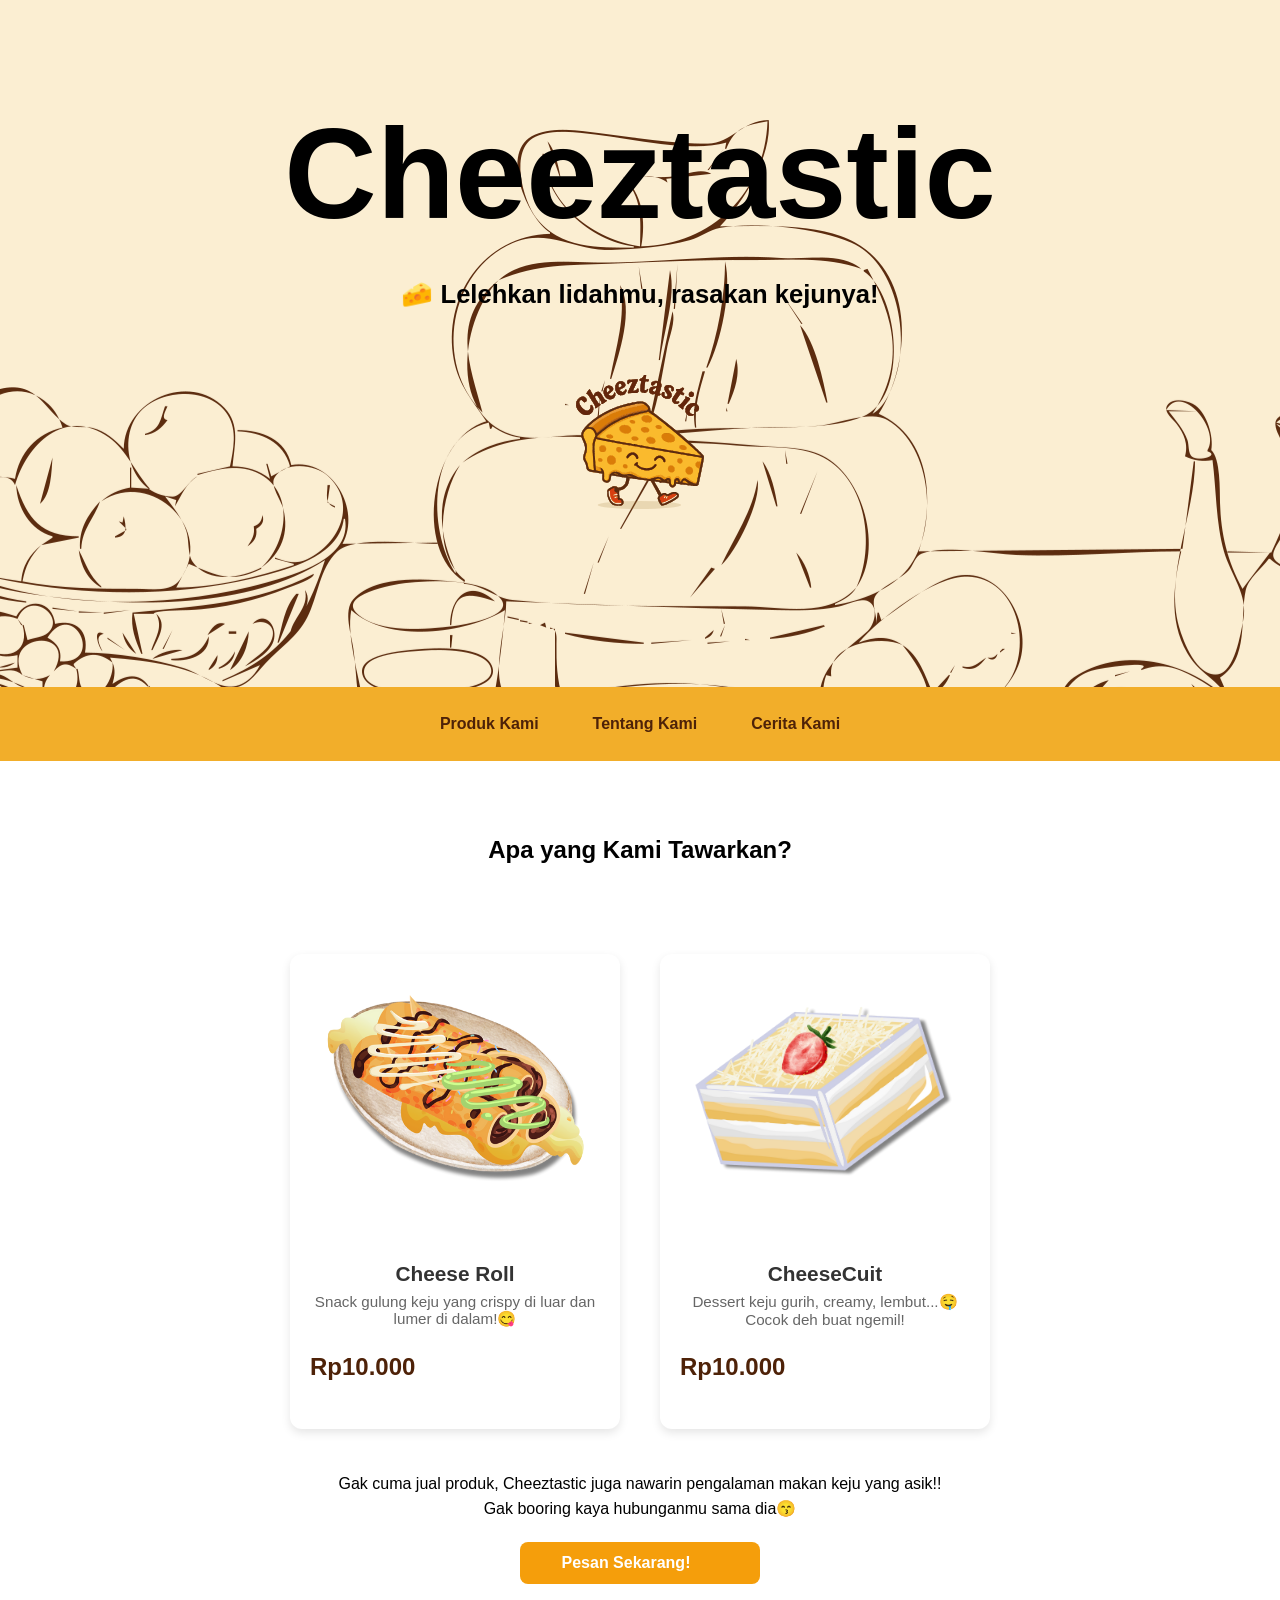
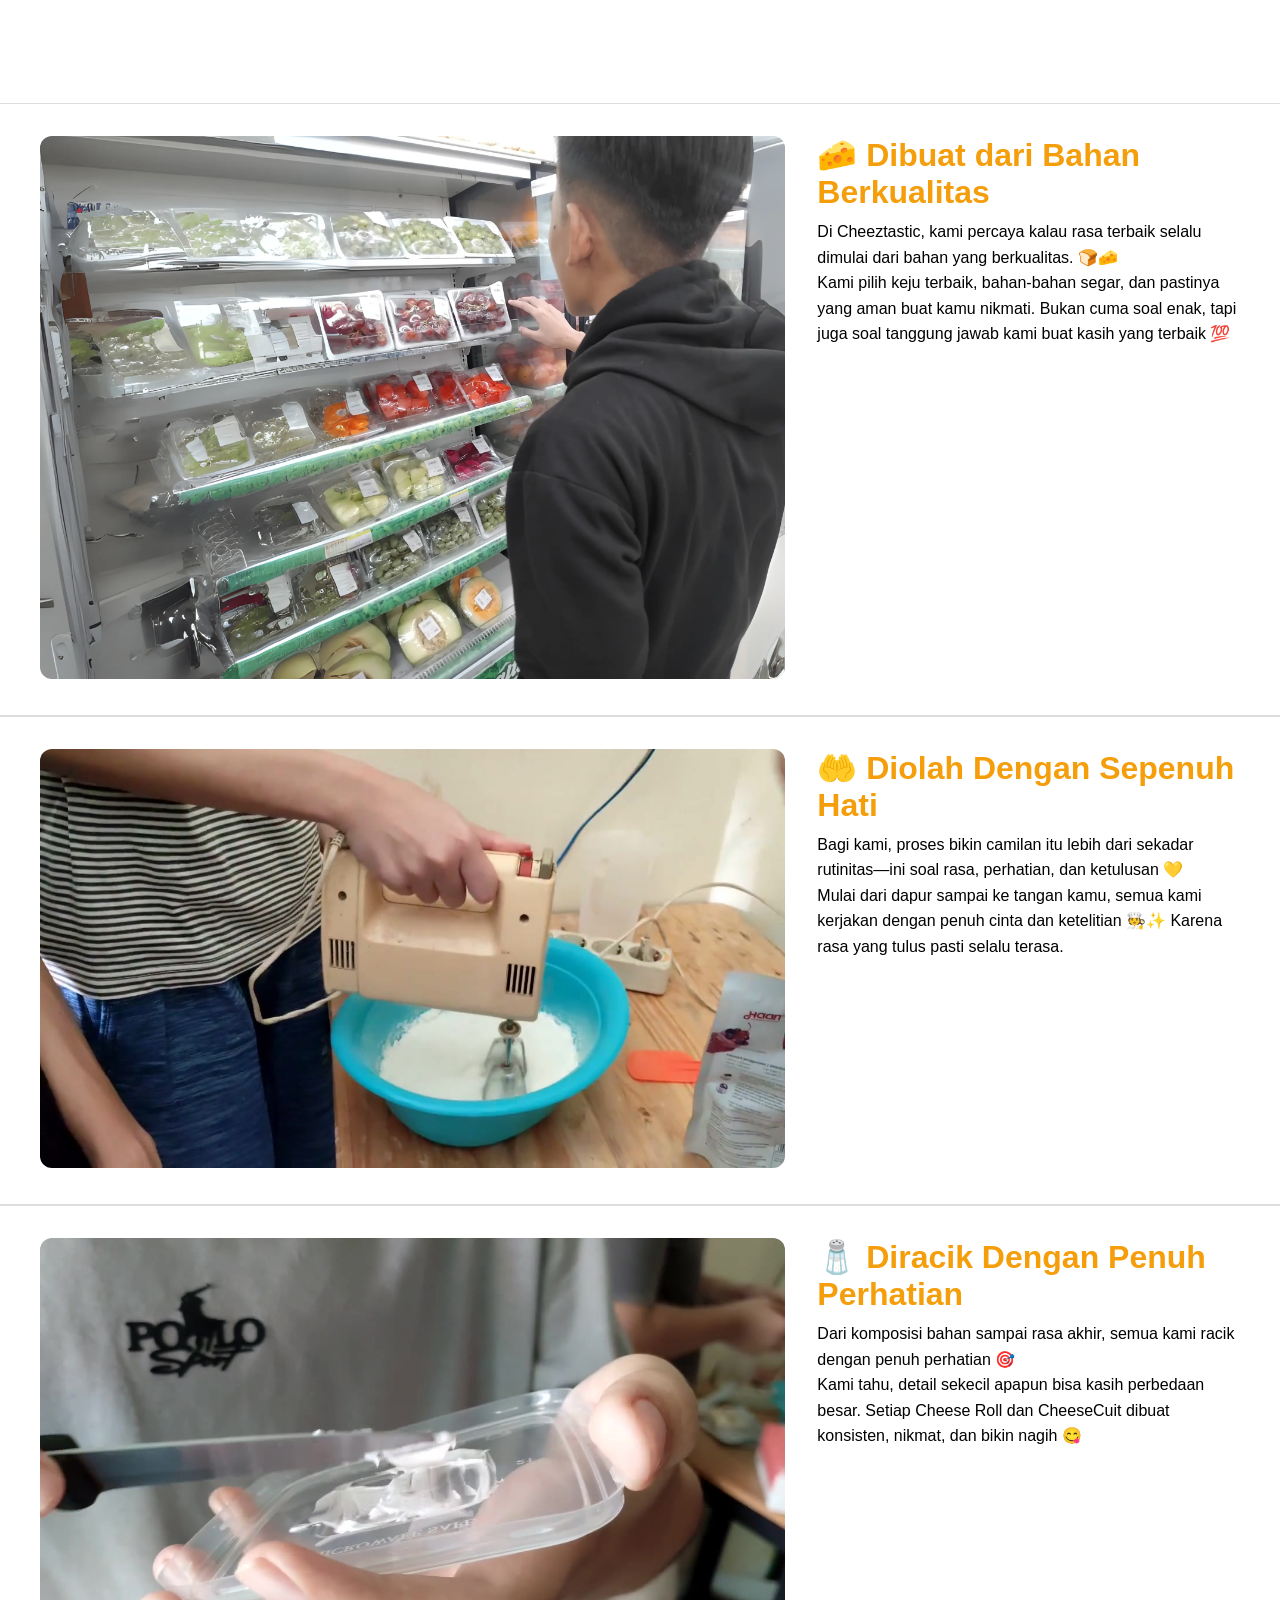
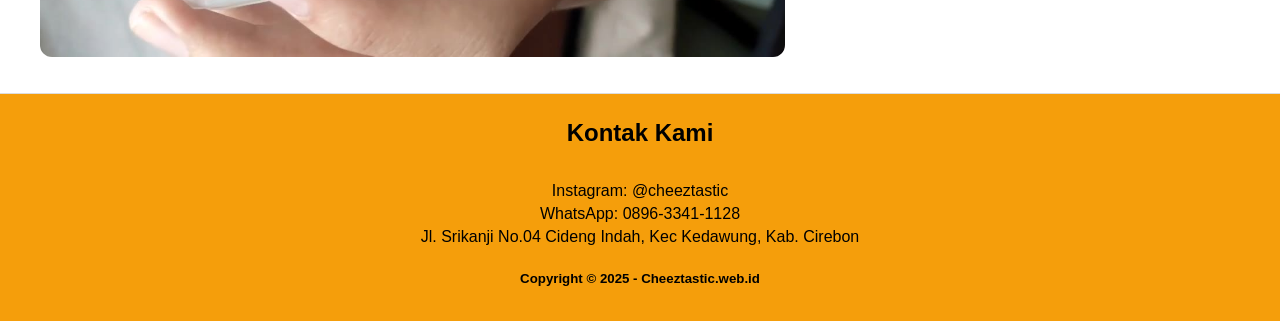
<file: index.html>
<!DOCTYPE html>
<html lang="id">
<head>
  <meta charset="UTF-8">
  <meta name="viewport" content="width=device-width, initial-scale=1.0">
  <title>Cheeztastic - Cheese Roll & Cheesecuit</title>
  <link rel="icon" type="image/x-icon" href="LOGO Cheeztastic.svg">
  <link rel="stylesheet" href="style.css">
  <link rel="stylesheet" href="https://cdnjs.cloudflare.com/ajax/libs/font-awesome/6.5.0/css/all.min.css">
</head>
<body>
    <!-- AWAL HEADER -->
  <header>
    <h1 class="judul">Cheeztastic</h1>
    <h3 class="slogan">🧀 Lelehkan lidahmu, rasakan kejunya!</h3>

    <img src="LOGO Cheeztastic.svg" alt="Logo Chstic" class="logo-gede">
  </header>
  <!-- HEADER AKHIR -->

  <!-- AWAL NAVBAR -->
  <nav class="navbar" id="navbar">
    <div class="nav-inner">
      <!-- Logo (hidden dulu) -->
      <div class="logo">
        <img src="LOGO Cheeztastic.svg" alt="Cheeztastic" />
      </div>
  
      <!-- Judul tengah -->
      <div class="nav-center">
        <a href="#produk">Produk Kami</a>
        <a href="#tentang">Tentang Kami</a>
        <a href="#cerita">Cerita Kami</a>
      </div>
  
      <!-- Tombol "Pesan Sekarang!" (hidden dulu) -->
      <div class="cta">
        <a href="https://wa.link/ebpkvz" class="btn-pesan">Pesan Sekarang!</a>
      </div>
  
      <!-- Mobile View -->
      <div class="mobile-nav">
        <img src="LOGO Cheeztastic.svg" alt="cheeztastic" class="mobile-logo" />
        <span class="mobile-title">Cheeztastic</span>
        <div class="burger" style="font-size:30px;cursor:pointer" onclick="openNav()">&#9776;</div>
      </div>

      <div class="mobile-menu" id="mobileMenu">
        <a href="javascript:void(0)" class="closebtn" onclick="closeNav()">&times;</a>
        <a href="#produk">Produk Kami</a>
        <a href="#tentang">Tentang Kami</a>
        <a href="#cerita">Cerita Kami</a>
        <a href="#pesan">Pesan Sekarang!</a>
      </div>

    </div>
  </nav>
  <!-- AKHIR NAVBAR -->






  

  <section class="produk" id="produk">
    <h2>Apa yang Kami Tawarkan?</h2>

    <section class="produk-wrapper">
      <div class="produk-card">
        <img src="Cheesecuit (Your Story)_20250415_092353_0000.png" alt="Cheese Roll">
        <h3>Cheese Roll</h3>
        <p>Snack gulung keju yang crispy di luar dan lumer di dalam!😋</p>
        <h4 class="harga">Rp10.000</h4>
      </div>
    
      <div class="produk-card">
        <img src="Cheesecuit (Your Story)_20250415_092220_0000.png" alt="CheeseCuit">
        <h3>CheeseCuit</h3>
        <p>Dessert keju gurih, creamy, lembut...🤤  Cocok deh buat ngemil!</p>
        <h4 class="harga">Rp10.000</h4>
      </div>
    </section>

      <p style="padding: 6px; text-align: center;">Gak cuma jual produk, Cheeztastic juga nawarin pengalaman makan keju yang asik!!</p>
      <p style="text-align: center;"> Gak booring kaya hubunganmu sama dia😙</p>
  </section>

  <div class="bungkus-tengah">
    <a href="https://wa.link/ebpkvz" class="tombol-keranjang">
      <span class="teks">Pesan Sekarang!</span>
      <i class="fas fa-shopping-cart ikon"></i>
    </a>
  </div>

  <section class="artikel">
    <section class="proses">
      <div class="container">
        <div class="image">
          <img src="Untitled design (1).webp" alt="Bahan Berkualitas">
        </div>
        <div class="content">
          <div class="tagline">🧀 Dibuat dari Bahan Berkualitas</div>
          <div class="description">
            Di Cheeztastic, kami percaya kalau rasa terbaik selalu dimulai dari bahan yang berkualitas. 🍞🧀<br>
            Kami pilih keju terbaik, bahan-bahan segar, dan pastinya yang aman buat kamu nikmati. Bukan cuma soal enak, tapi juga soal tanggung jawab kami buat kasih yang terbaik 💯
          </div>
        </div>
      </div>
    </section>
  
    <section class="proses">
      <div class="container">
        <div class="image">
          <img src="0004.jpg" alt="Diolah Sepenuh Hati">
        </div>
        <div class="content">
          <div class="tagline">🤲 Diolah Dengan Sepenuh Hati</div>
          <div class="description">
            Bagi kami, proses bikin camilan itu lebih dari sekadar rutinitas—ini soal rasa, perhatian, dan ketulusan 💛<br>
            Mulai dari dapur sampai ke tangan kamu, semua kami kerjakan dengan penuh cinta dan ketelitian 🧑‍🍳✨ Karena rasa yang tulus pasti selalu terasa.
          </div>
        </div>
      </div>
    </section>
  
    <section class="proses">
      <div class="container">
        <div class="image">
          <img src="0002.jpg" alt="Diracik Dengan Perhatian">
        </div>
        <div class="content">
          <div class="tagline">🧂 Diracik Dengan Penuh Perhatian</div>
          <div class="description">
            Dari komposisi bahan sampai rasa akhir, semua kami racik dengan penuh perhatian 🎯<br>
            Kami tahu, detail sekecil apapun bisa kasih perbedaan besar. Setiap Cheese Roll dan CheeseCuit dibuat konsisten, nikmat, dan bikin nagih 😋
          </div>
        </div>
      </div>
    </section>
  </section>

  <section class="contact" id="tentang">
    <h2>Kontak Kami</h2>
    <p>Instagram: @cheeztastic</p>
    <p>WhatsApp: 0896-3341-1128</p>
    <p>Jl. Srikanji No.04 Cideng Indah, Kec Kedawung, Kab. Cirebon</p>
    <h5 class="copy">Copyright © 2025 - Cheeztastic.web.id</h5>
  </section>


  <script src="script.js"></script>
</body>
</html>
</file>
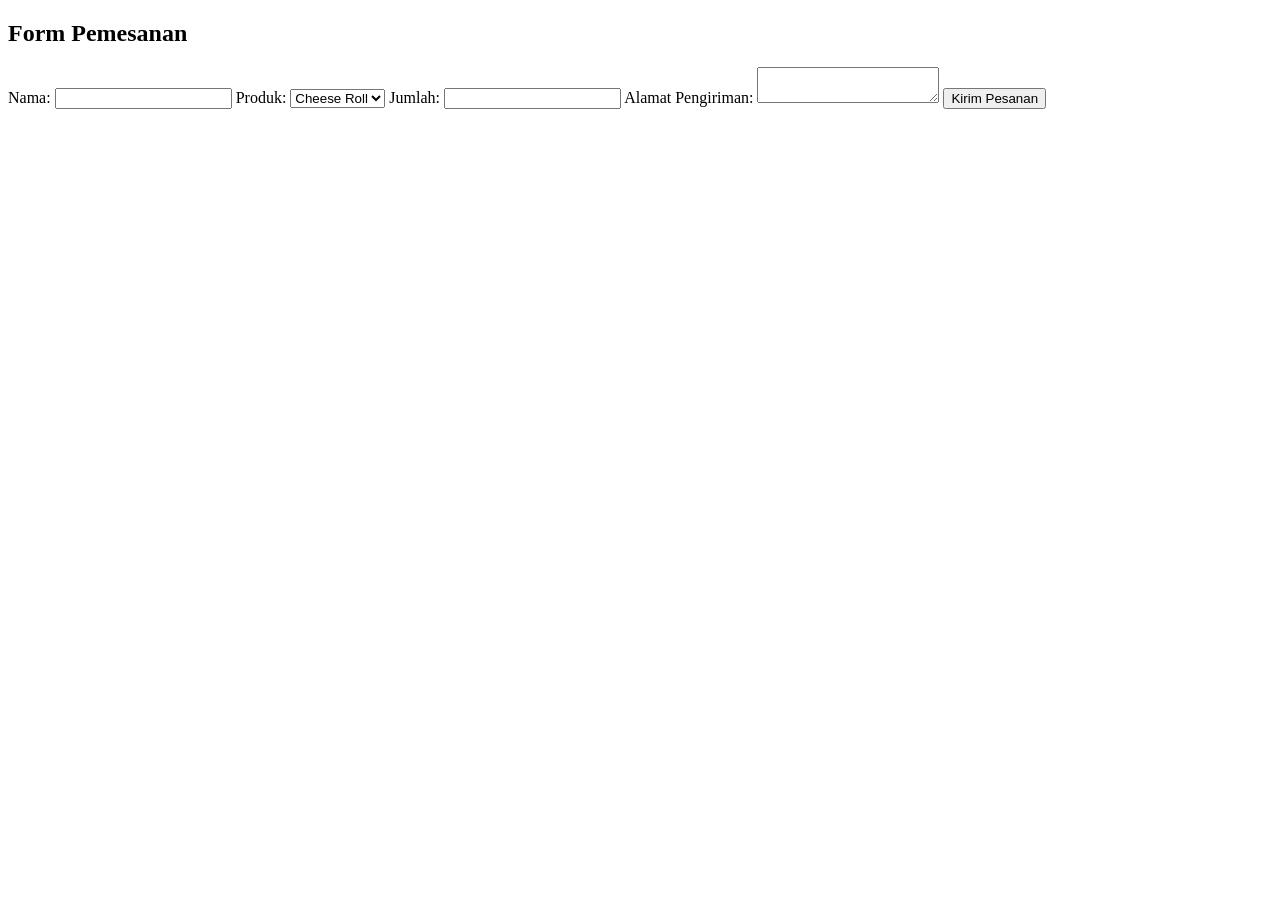
<file: Form.html>
<!DOCTYPE html>
<html lang="en">
<head>
    <meta charset="UTF-8">
    <meta name="viewport" content="width=device-width, initial-scale=1.0">
    <title>Document</title>
</head>
<body>
    <section id="pesan">
        <h2>Form Pemesanan</h2>
        <form id="order-form">
          <label for="nama">Nama:</label>
          <input type="text" name="nama" required>
      
          <label for="produk">Produk:</label>
          <select name="produk" required>
            <option value="Cheese Roll">Cheese Roll</option>
            <option value="CheeseCuit">CheeseCuit</option>
          </select>
      
          <label for="jumlah">Jumlah:</label>
          <input type="number" name="jumlah" min="1" required>
      
          <label for="alamat">Alamat Pengiriman:</label>
          <textarea name="alamat" required></textarea>
      
          <button type="submit">Kirim Pesanan</button>
        </form>
      
        <p id="pesan-sukses" style="display:none; color:green; margin-top:10px;">Pesanan berhasil dikirim!</p>
      </section>
</body>
</html>
</file>
<file: style.css>
html{
    margin: 0% 0% 0% 0%;
    padding: 0% 0% 0% 0%;
    scroll-behavior: smooth;
}
body{
 margin-left: 0;
 margin-right: 0;
 margin-top: 0;
}
header {
    background-image: url("rect7442.webp");
    background-position-x: center;
    display: flex;
    text-align: center;
    padding-top: 100px;
    padding-left: 20px;
    padding-right: 20px;
    flex-direction: column;
}
.logo-gede {
    width: 10vw;
    margin: 1lh auto;
    padding-top: 3rem;
    padding-bottom: 10rem;
  }
  .judul{
    font-family: Arial, Helvetica, sans-serif;
    font-weight: 900;
    align-items: center;
    font-size: 10vw;
    justify-content: center;
    margin: 0;
  }
  .slogan{
    font-family: Arial, Helvetica, sans-serif;
    font-size: 2vw;
    align-items: center;
    padding-top: 2rem;
  }

  /* AWAL NAVBAR */
/* === Basic Style === */
* {
    box-sizing: border-box;
    margin: 0;
    padding: 0;
  }
  body {
    font-family: 'Poppins', sans-serif;
  }
  .navbar {
    width: 100%;
    background: #f2ae2a;
    padding: 15px 30px;
    position: sticky;
    top: 0;
    z-index: 1000;
    transition: 250ms; 
  }


  /* === Inner nav === */
  .nav-inner {
    display: flex;
    align-items: center;
    justify-content: space-between;
    position: relative;
  }
  
  /* Logo kiri */
  .logo {
    flex: 1;
    opacity: 0;
    transform: translateY(0);
    transition: opacity 0.3s ease, transform 0.3s ease;
  }
  nav.sticky .logo{
    opacity: 1;
  }
  .logo img {
    height: 40px;
  }
  
  /* Nav tengah */
  .nav-center {
    flex: 2;
    display: flex;
    justify-content: center;
    gap: 30px;
  }
  .nav-center a {
    color: #4e2208;
    text-decoration: none;
    font-weight: bold;
    align-content: center;
    padding: 12px 12px;
    border-radius: 10px;
    text-align: center;
  }
  .nav-center :hover{
    background-color: #4e2208;
    color: #f2ae2a;
    transition: cubic-bezier(0.075, 0.82, 0.165, 1) 500ms;
    box-shadow: 16px 8px 24px #C2840C,
    -16px -8px 24px #F5C15D;
  }
  
  /* CTA kanan */
  .cta {
    flex: 1;
    text-align: right;
    opacity: 0;
    transform: translateY(0);
    transition: opacity 0.3s ease, transform 0.3s ease;
  }

  
  a.btn-pesan {
    padding: 5px 10px;
    margin-right: 8px;
    background: #f2ae2a;
    color: #4e2208;
    border-radius: 6px;
    font-weight: bold;
    text-decoration: none;
    cursor: default;
  }
  .sticky .cta{
    opacity: 1;
    transform: translateY(0);
  }
  .sticky .btn-pesan:hover{
    border-radius: 6px;
    padding: 10px 16px;
    color: #f2ae2a;
    background: #4e2208;
    transition: cubic-bezier(0.075, 0.82, 0.165, 1) 500ms;
    box-shadow: 16px 8px 24px #C2840C,
                -16px -8px 24px #F5C15D;
    cursor: pointer;
  }

  .sticky {
    position: fixed;
    top: 0; left: 0; right: 0;
    box-shadow: 0px 2px 25px 0px rgba(0,0,0,0.25);
    z-index: 10;
  }
        
  
  /* === Sticky Class === */

  
  /* === Mobile Nav === */
  .mobile-nav {
    display: none;
    align-items: center;
    justify-content: space-between;
    width: 100%;
  }
  .mobile-logo {
    height: 32px;
  }
  .mobile-title {
    font-size: 1.2rem;
    font-weight: bold;
  }
  .burger {
    font-size: 24px;
    cursor: pointer;
  }

  
  .mobile-menu.show {
    display: flex;
  }
  .mobile-menu {
    height: 100%;
    width: 0;
    position: fixed;
    z-index: 1;
    top: 0;
    right: 0;
    background-color: #111;
    overflow-x: hidden;
    transition: 0.5s;
    padding-top: 60px;
  }
  
  .mobile-menu a {
    padding: 8px 8px 8px 32px;
    text-decoration: none;
    font-size: 25px;
    color: #818181;
    display: block;
    transition: 0.3s;
  }
  
  .mobile-menu a:hover {
    color: #f1f1f1;
  }
  
  .mobile-menu .closebtn {
    position: absolute;
    top: 0;
    right: 25px;
    font-size: 36px;
    margin-left: 50px;
  }
  
  @media screen and (max-height: 450px) {
    .mobile-menu {padding-top: 15px;}
    .mobile-menu a {font-size: 18px;}
  }
  
  /* === Responsive === */
  @media (max-width: 768px) {
    .nav-center,
    .cta,
    .logo {
      display: none;
    }
    .mobile-nav {
      display: flex;
    }
  }
  
/* AKHIR NAVBAR */

/* AWAL ARTIKEL */
.produk {
    padding-top: 75px;
    padding-left: 35px;
    padding-right: 35px;
}
.produk h2{
    justify-content: center;
    align-items: center;
    display: flex;
    padding-bottom: 50px;
}
.produk-wrapper {
    display: flex;
    justify-content: center; /* tengahin horizontal */
    align-items: stretch;
    gap: 40px;
    flex-wrap: wrap; /* biar tetap responsif pas layar kecil */
    padding: 40px 20px;
  }
  
  .produk-card {
    background: #fff;
    border-radius: 12px;
    box-shadow: 0 4px 10px rgba(0, 0, 0, 0.1);
    width: 330px;
    height: 475px;
    padding: 20px;

    transition: transform 0.3s ease;
  }
  
  .produk-card:hover {
    transform: translateY(-7px);
    box-shadow: 7px 7px 25px #dddddd,
                -7px -7px 25px #fffaf1;
  }
  
  .produk-card img {
    width: 100%;
    height: 55%;
    border-radius: 8px;
    margin-bottom: 15px;
  }
  
  .produk-card h3 {
    font-size: 1.3rem;
    padding-top: 20px;
    padding-bottom: 2px;
    margin: 10px 0 5px;
    color: #333;
    text-align: center;
  }
  
  .produk-card p {
    font-size: 0.95rem;
    color: #666;
    text-align: center;
  }
  .produk-card h4{
    color: #4e2208;
    padding-top: 25px;
    font-size: 1.5rem;
  }
.artikel{
    padding-top: 95px;
}
.proses {
    padding: 2rem 1rem;
    border-top: 1px solid #ddd;
    border-bottom: 1px solid #ddd;
  }

  .container {
    max-width: 1200px;
    margin: auto;
    display: flex;
    flex-wrap: wrap;
    align-items: start;
    gap: 2rem;
  }

  .image {
    flex: 2 1 500px;
  }

  .image img {
    width: 100%;
    border-radius: 12px;
  }

  .content {
    flex: 1 1 300px;
  }

  .tagline {
    font-size: 2rem;
    font-weight: 800;
    color: #f59e0b;
    margin-bottom: 0.5rem;
  }

  .description {
    font-size: 1rem;
    line-height: 1.6;
  }

  @media (max-width: 768px) {
    .container {
      flex-direction: column;
      text-align: center;
    }

    .image, .content {
        flex: unset;
        width: 100%;
      }

      .content {
        padding: 0;
      }
  }
  .bungkus-tengah {
    display: flex;
    justify-content: center;
    align-items: center;
    height: 10vh; /* bikin tinggi penuh layar */
  }
  
  .tombol-keranjang {
    display: inline-flex;
    align-items: center;
    justify-content: center;
    gap: 10px;
    width: 240px;
    padding: 12px 24px;
    background-color: #f59e0b;
    color: white;
    font-weight: 600;
    border: none;
    border-radius: 8px;
    text-decoration: none;
    overflow: hidden;
    position: relative;
    transition: transform 0.3s ease;
  }
  
  .tombol-keranjang .ikon {
    transform: translateX(30px);
    opacity: 0;
    transition: transform 0.4s ease, opacity 0.4s ease;
  }
  
  /* Efek cahaya bundar saat hover */
  .tombol-keranjang::before {
    content: '';
    position: absolute;
    top: 50%;
    left: 50%;
    width: 0;
    height: 0;
    background: rgba(255, 255, 255, 0.2);
    border-radius: 50%;
    transform: translate(-50%, -50%);
    transition: width 0.4s ease, height 0.4s ease;
    z-index: 0;
  }
  
  .tombol-keranjang:hover::before {
    width: 300%;
    height: 300%;
  }
  
  .tombol-keranjang:hover {
    transform: scale(1.05);
    color: white;
  }
  
  .tombol-keranjang:hover .ikon {
    transform: translateX(0);
    opacity: 1;
  }

  .tombol-keranjang:hover .teks {
  transform: translateX(-6px);
}
  /* Biar teks dan ikon di atas efek bundar */
  .tombol-keranjang .teks,
  .tombol-keranjang .ikon {
    position: relative;
    z-index: 1;
    transition: transform 0.3s ease;
  }
  

.contact {
    background-color: #f59e0b;
    text-align: center;
    padding-top: 25px;
    padding-bottom: 35px;
}
.contact h2 {
    padding-bottom: 30px;
}
.contact p {
    padding-top: 5px;
}
.contact h5 {
    padding-top: 25px;
}
</file>
